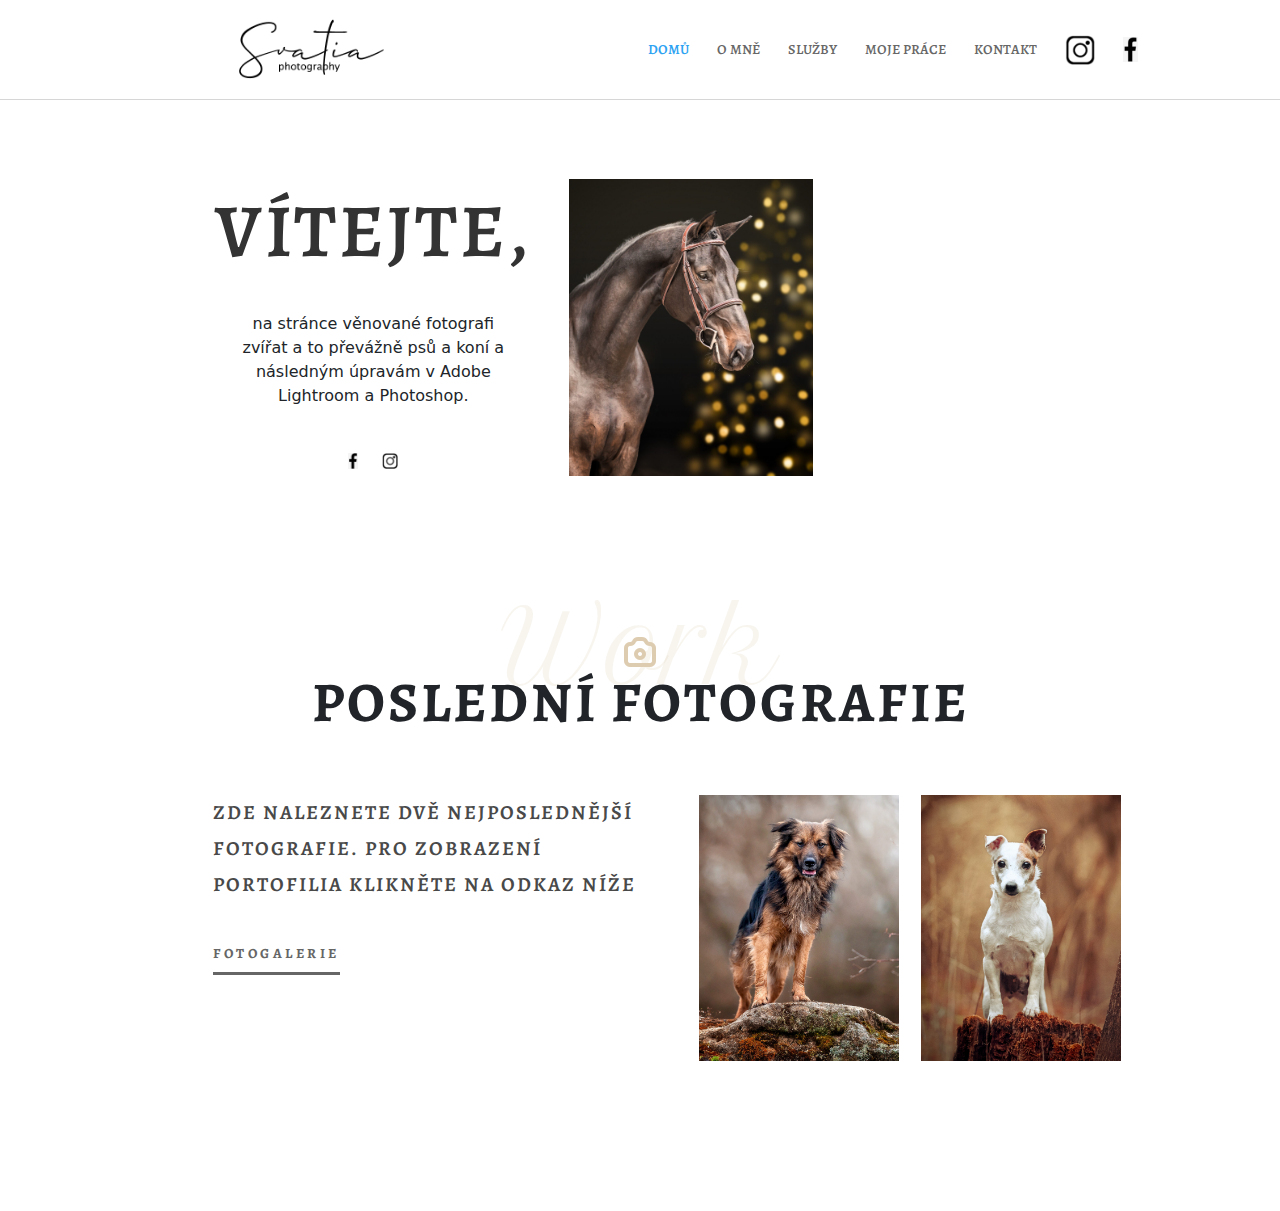
<file: index.html>
<!DOCTYPE html>
<html lang="en">

<head>
    <meta charset="UTF-8">
    <meta http-equiv="X-UA-Compatible" content="IE=edge">
    <meta name="viewport" content="width=device-width, initial-scale=1.0">
    <!-- <link href="https://cdn.jsdelivr.net/npm/bootstrap@5.0.2/dist/css/bootstrap.min.css" rel="stylesheet"
        integrity="sha384-EVSTQN3/azprG1Anm3QDgpJLIm9Nao0Yz1ztcQTwFspd3yD65VohhpuuCOmLASjC" crossorigin="anonymous"> -->
    <link rel="stylesheet" href="./css/bootstrap.css">    
    <link rel="stylesheet" href="./style.css">
    <title>szfoto.cz</title>
</head>

<body>

    <nav class="navbar nav fixed-top navbar-expand-lg navbar-light bg-light navbar_section">
        <div class="container-fluid">

            <div class="row m-0 w-100">
                <div class="col-lg-2 d-none d-lg-block p-0"></div>
                <div class="col-lg-2 col-6 p-0">
                     <a class="navbar-brand" href="./index.html"> <img src="./assests/podpisblack.png" class="logo" alt=""></a>
                </div>

                <div class="col-lg-2 d-none d-lg-block p-0"></div>

                <div class="col-6 p-0 d-flex d-lg-none justify-content-end align-items-center">
                    <button class="navbar-toggler" type="button" data-bs-toggle="collapse"
                        data-bs-target="#navbarNavAltMarkup" aria-controls="navbarNavAltMarkup" aria-expanded="false"
                        aria-label="Toggle navigation">
                        <span class="navbar-toggler-icon"></span>
                    </button>
                </div>

                <div class="col-lg-5 p-0 d-lg-flex align-items-center links_section">
                    <div class="collapse navbar-collapse" id="navbarNavAltMarkup">
                        <div class="navbar-nav align-items-center">
                            <a class="nav-link active" aria-current="page" href="./index.html">DOMŮ</a>
                            <a class="nav-link" href="./about.html">O MNĚ</a>
                            <a class="nav-link" href="./details.html">SLUŽBY</a>
                            <a class="nav-link" href="./more-page.html">MOJE PRÁCE</a>
                            <a class="nav-link" href="./contact.html">KONTAKT</a>
                            <a class="nav-link" href="https://www.instagram.com/szfotocz/" target="_blank">
                                <img width="30px" src="./assests/5ecec78673e4440004f09e77-36x36.png" alt="">
                            </a>
                            <a class="nav-link" href="https://www.facebook.com/szfotocz/" target="_blank">
                                <img width="15px" src="./assests/facebook-cerne-22x36.png" alt="">
                            </a>
                        </div>
                    </div>
                </div>


            </div>
        </div>
    </nav>

    <div class="section_one row align-items-center m-0 p-4">

        <div class="col-lg-2 p-0"></div>

        <div class="col-lg-3 p-0">
            <div class="row m-0">
                <div class="col-12 p-0 d-flex justify-content-start justify-content-lg-center">
                    <h1>Vítejte,</h1>
                </div>
            </div>

            <div class="row m-0 mt-4 justify-content-center">
                <div class="col-lg-10 col-12 p-0">
                    <p class="text-center">
                        na stránce věnované fotografi zvířat a to převážně psů a koní a následným úpravám v Adobe
                        Lightroom a Photoshop.
                    </p>
                </div>
            </div>

            <div class="row m-0 mt-4 justify-content-center align-items-center">
                <div class="col-12 d-flex justify-content-center p-0">
                    <a href="https://www.facebook.com/szfotocz/" target="_blank"><img width="10px" src="./assests/facebook-cerne-22x36.png" alt=""></a>
                   <a href="https://www.instagram.com/szfotocz/" target="_blank"> <img width="16px" class="ms-4" src="./assests/5ecec78673e4440004f09e77-36x36.png" alt=""></a>
                </div>
            </div>
        </div>

        <div class="col-lg-6 p-0 section_one_image">
            <img src="./assests/TPT01239-Editxx-e1638269780977.jpg" alt="">
        </div>

    </div>


    <div class="section_two mt-5">
        <div class="row m-0 justify-content-center">
            <div class="col-12 p-0 position-relative">
                <h2 class="text-center">Work</h2>
                <img src="./assests/wedding-photographer-icon-4-gold.png" class="work_img" alt="">
            </div>
        </div>

        <div class="row m-0 justify-content-center">
            <div class="col-12 p-0 position-relative">
                <h1 class="text-center">POSLEDNÍ FOTOGRAFIE</h1>
            </div>
        </div>


        <div class="row m-0 mt-5">
            <div class="col-lg-2 p-0"></div>

            <div class="col-lg-4 p-0">
                <div class="row m-0">
                    <p class="label_text p-0">ZDE NALEZNETE DVĚ NEJPOSLEDNĚJŠÍ FOTOGRAFIE. PRO ZOBRAZENÍ PORTOFILIA KLIKNĚTE NA ODKAZ NÍŽE</p>
                </div>

                <div class="row m-0 mt-4">
                    <p class="sub_label_text p-0">
                        <a href="./more-page.html">FOTOGALERIE</a>
                    </p>
                </div>
            </div>

            <div class="col-lg-5 p-0 ms-lg-5 mt-lg-0 mt-4">
                    <div class="row m-0">
                        <div class="col-lg-5 col-md-6 col-12 p-0 d-flex justify-content-center">
                            <img src="./assests/a-00276bweb-1-e1618859508337.jpg" alt="">
                        </div>
                        <div class="col-lg-5 col-md-6 col-12 p-0 mt-lg-0 mt-md-0 mt-4 d-flex justify-content-center">
                            <img src="./assests/a-00089aweb-e1618859458484.jpg" alt="">
                        </div>
                    </div>
            </div>
        </div>
    </div>






    
    <script src="https://cdn.jsdelivr.net/npm/bootstrap@5.0.2/dist/js/bootstrap.min.js"
        integrity="sha384-cVKIPhGWiC2Al4u+LWgxfKTRIcfu0JTxR+EQDz/bgldoEyl4H0zUF0QKbrJ0EcQF"
        crossorigin="anonymous"></script>

        <script>
            window.addEventListener('scroll',(e)=>{
              const nav = document.querySelector('.nav');
              if(window.pageYOffset>0){
                nav.classList.add("add-shadow");
              }else{
                nav.classList.remove("add-shadow");
              }
            });
          </script>

</body>

</html>
</file>
<file: style.css>
@import url(https://fonts.googleapis.com/css2?family=Petit+Formal+Script&display=swap);*{margin:0;padding:0;box-sizing:border-box}html,body{width:100%;height:100%}@font-face{font-family:AlegreyaFont;src:url(./Alegreya/Alegreya-VariableFont_wght.ttf)}@font-face{font-family:AlegreyaFontSemiBold;src:url(./Alegreya/static/Alegreya-SemiBold.ttf)}@font-face{font-family:AlegreyaFontBold;src:url(./Alegreya/static/Alegreya-Bold.ttf)}.navbar_section{height:100px!important;background-color:#ffff!important;transition:all 0.4s ease-in-out;border-bottom:1px solid rgb(214,214,214)}.add-shadow{box-shadow:0 0 7px rgb(0 0 0 / 10%)!important;height:80px!important;transition:all 0.4s ease-in-out}.add-shadow.navbar_section .logo{width:160px!important;transition:all 0.4s ease-in-out}.navbar_section .logo{width:175px}.links_section a{font-size:14px;color:rgba(0,0,0,.6)!important;transition:all 0.4s ease-in-out;font-weight:500;padding-right:20px!important;font-family:AlegreyaFontSemiBold}.links_section a:hover{opacity:.7;-webkit-transition:all 0.4s ease-in-out;transition:all 0.4s ease-in-out}.links_section a.active{color:#2EA3F2!important}.section_one{padding:14% 0 5% 0px!important}.section_one h1{font-family:AlegreyaFontSemiBold;text-transform:uppercase;font-size:75px;color:#333333!important;letter-spacing:3px;line-height:1.3em}.section_one .section_one_image img{max-width:38%;margin-left:36px}.section_two{padding-bottom:150px!important}.section_two h2{color:rgba(221,204,176,.2)!important;font-family:'Petit Formal Script',handwriting;font-size:100px}.section_two .work_img{position:absolute;top:50%;left:50%;transform:translate(-50%,-50%)}.section_two h1{font-family:AlegreyaFontBold;font-weight:600!important;text-transform:uppercase;font-size:56px;letter-spacing:3px;line-height:1.3em;margin-top:-50px}.section_two .label_text{font-family:AlegreyaFontSemiBold;text-transform:uppercase;font-size:20px;color:#494949!important;letter-spacing:2px;line-height:1.8em;font-weight:500}.section_two .sub_label_text{border-bottom:3px solid;width:auto;color:#666;font-weight:500;font-family:AlegreyaFontBold;padding-bottom:8px!important;letter-spacing:3.5px;font-size:14px}.section_two .sub_label_text a{text-decoration:none;color:#666}.section_two .sub_label_text:hover{cursor:pointer;opacity:.7;-webkit-transition:all 0.4s ease-in-out;transition:all 0.4s ease-in-out}.section_two img{max-width:90%}.section_one_contact{padding:12% 0 5% 0px!important}.section_one_contact h3{font-size:30px;color:#333;font-weight:600;font-family:AlegreyaFontBold}.section_one_contact .address{color:#a8a8a8!important;font-family:AlegreyaFont;padding:8px 0px!important}.section_one_contact .contact,.section_one_contact .email,.section_one_contact .location{font-size:1.5rem;color:#666;font-weight:500;font-family:AlegreyaFontBold;padding-bottom:6px!important}.section_one_contact a{text-decoration:none}.section_one_contact .input_label{padding:0;padding-bottom:8px!important;color:#666;font-size:14px;font-family:AlegreyaFontSemiBold}.section_one_contact input,.section_one_contact textarea{-webkit-appearance:none;background-color:#eee;width:100%;border-width:0;font-family:AlegreyaFont;border-radius:0;color:#999;font-size:14px;padding:16px}.section_one_contact input:focus,.section_one_contact textarea:focus{outline:none}.section_one_contact button{color:#FFFFFF!important;border-color:#434343;border-radius:5px;background-color:#434343!important;padding:12px;font-family:AlegreyaFontSemiBold;font-size:14px;border-radius:0}.section_one_about{padding-top:12%!important}.section_one_about img{max-width:100%}.section_one_about .heading_name{font-size:22px;color:rgb(25,25,25);font-weight:500;font-family:AlegreyaFontSemiBold}.section_one_about .description{line-height:30px;color:#666;font-family:AlegreyaFontSemiBold;font-weight:500}.section_one_details{padding-top:12%;padding-bottom:10%}.section_one_details h2{font-weight:700;font-family:AlegreyaFontBold;font-size:36px}.section_one_details p{color:#666;font-family:AlegreyaFontSemiBold;font-size:18px}.section_one_details img{max-width:98.5%}.section_one_details .image_name{font-weight:600;color:#666;font-family:AlegreyaFontBold;font-size:24px;margin-top:20px!important}.section_one_details .image_description{color:#666;font-weight:400;font-size:17px;font-family:AlegreyaFont;margin-top:16px!important}.section_one_details .list_card{border-top:solid 2px #eaeaea;padding-top:20px}.section_one_details .list_card .heading{font-weight:700;font-size:22px;color:#666;font-family:AlegreyaFontBold}.section_one_details .list_card .description{font-weight:700;color:rgb(130,130,130);font-family:AlegreyaFontBold;font-size:16px}.section_one_details .list_card .amount{font-weight:700;font-size:22px;color:#666;font-family:AlegreyaFontBold}.section_one_details button{color:#2ea3f2;border:none;border:2px solid #2ea3f2;background-color:#fff;font-family:AlegreyaFontBold;border-radius:4px;padding:4px 12px;display:flex;align-items:center;justify-content:center}.section_one_more_page h2{font-size:48px;color:#333;padding-bottom:10px;font-family:AlegreyaFontSemiBold;font-weight:500;text-align:center}.section_one_more_page .rl-galery-item{position:relative}.section_one_more_page .rl-gallery-link:hover.rl-gallery-link:after{opacity:1}.section_one_details .hover_layer{display:none;width:90%;height:100%;background-color:rgba(0,0,0,.545);position:absolute;top:0;left:0}.rl-gallery:not(.rl-hidden-text) .rl-gallery-link:after{background:url(./assests/zoom-icon-white-zoom-in-magnifying-rug-transparent-png-471140.png),rgba(0,0,0,.8);background-size:20px 20px;background-repeat:no-repeat;background-position:center;position:absolute;height:100%;width:98.5%;z-index:1;display:flex;justify-content:center;align-items:center;content:'';filter:"alpha(opacity=0)";opacity:0;top:0;left:0;-webkit-transition:transform 0.3s,opacity 0.3s;-moz-transition:transform 0.3s,opacity 0.3s;-ms-transition:transform 0.3s,opacity 0.3s;-o-transition:transform 0.3s,opacity 0.3s;transition:transform 0.3s,opacity 0.3s}@media (max-width:980px){.fixed-top{position:relative!important}.add-shadow.navbar_section .logo{width:120px!important;transition:all 0.4s ease-in-out}.navbar_section .container-fluid{padding:0 32px!important}.section_one{padding:200px 80px 80px 80px!important}.section_one_contact{padding:8% 80px 80px 80px!important}.section_one_about{padding-top:10%!important}.section_two{padding:80px!important}.section_one h1,.section_two h1{font-size:40px}.section_one .section_one_image img{max-width:100%;margin-left:0;margin-top:40px!important}.section_two .label_text{font-size:18px}.section_two img{max-width:90%}.navbar-nav{background:#fff;width:100%;visibility:visible;opacity:1;z-index:9999;border-top:3px solid #2ea3f2;box-shadow:0 2px 5px rgb(0 0 0 / 10%);-moz-box-shadow:0 2px 5px rgba(0,0,0,.1);-webkit-box-shadow:0 2px 5px rgb(0 0 0 / 10%);padding:5%}.navbar-toggler:focus{box-shadow:none!important}.navbar-nav a{width:100%;border-bottom:1px solid rgba(0,0,0,.03);color:#666;padding:10px 5%;display:block;font-size:14px;transition:all .2s ease-in-out;padding-left:8px!important}.navbar-nav a:hover{background-color:rgba(0,0,0,.03);opacity:.7}.navbar-light .navbar-toggler{border:none}.navbar-light .navbar-toggler-icon{background-image:url(./assests/hamburger.PNG)}.navbar_section{height:85px!important}.navbar-nav{margin-top:5px!important}.section_one_details{padding:8% 50px 50px 50px}.section_one_more_page h2{font-size:28px}}@media (max-width:600px){.section_one_details img{max-width:100%!important}.navbar_section{height:65px!important}.navbar_section .logo{width:120px}.navbar-nav{margin-top:7px!important}.section_one{padding:150px 30px 30px 30px!important}.section_one_contact{padding:80px 30px 30px 30px!important}.section_two{margin-top:60px!important;padding:30px!important}.section_one_about{padding-top:30%!important}.section_one h1,.section_two h1{font-size:24px}.section_two h1{margin-top:-40px}.section_two h2{font-size:70px}.section_two img{max-width:100%}.section_one_details{padding:20% 20px 20px 20px!important}.section_one_details .list_card .description{text-align:center}}
</file>
